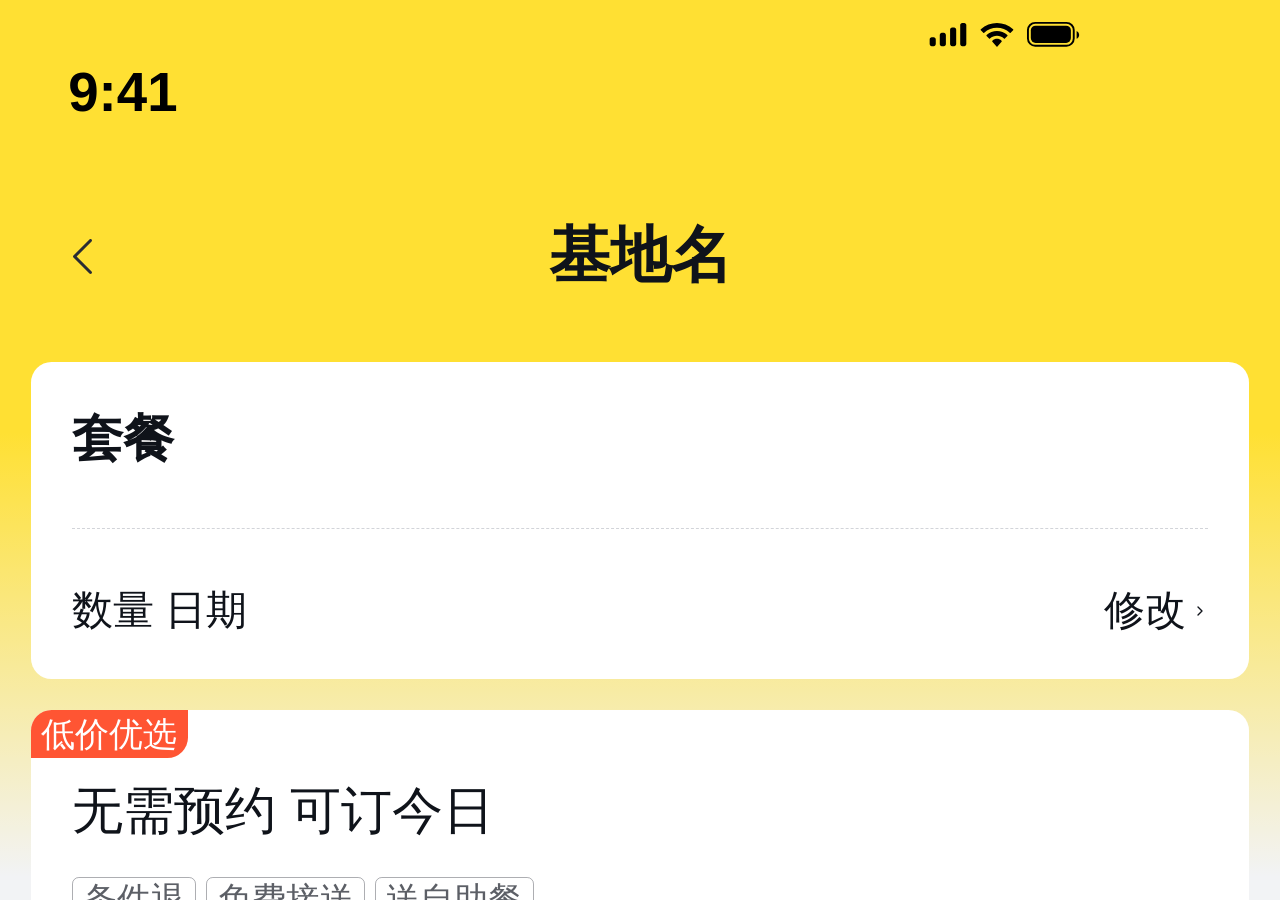
<file: select_item.html>
<!DOCTYPE html>
<html lang="zh-CN">
<head>
    <meta charset="UTF-8">
    <meta name="viewport" content="width=device-width, initial-scale=1.0, maximum-scale=1.0, user-scalable=no">
    <link rel="icon" type="image/svg+xml" href="favicon.svg">
    <title>商家选择</title>
    <link rel="stylesheet" href="source/css/select-item.css">
</head>
<body>
    <div class="page">
        <div class="gradient-bg"></div>
        <div class="frame9">
            <div class="status-bar">
                <span class="status-bar__time">9:41</span>
                <div class="status-bar__levels">
                    <svg width="269" height="104" viewBox="0 0 269 104" fill="none" xmlns="http://www.w3.org/2000/svg"><rect x="155.946" y="44.8478" width="45.8015" height="22.9008" rx="7.25191" stroke="black" stroke-width="1.9084" fill="none"/><path d="M204.611 53.0176V60.7952C206.147 60.1365 207.145 58.6041 207.145 56.9064C207.145 55.2087 206.147 53.6763 204.611 53.0176" fill="black"/><rect x="158.809" y="47.71" width="40.0763" height="17.1756" rx="4.77099" fill="black"/><path fill-rule="evenodd" clip-rule="evenodd" d="M124.974 49.817C129.721 49.8172 134.285 51.5769 137.725 54.7324C137.984 54.976 138.398 54.9729 138.654 54.7255L141.13 52.3143C141.259 52.1888 141.331 52.0188 141.33 51.8419C141.329 51.6651 141.255 51.4959 141.124 51.3719C132.095 43.0232 117.852 43.0232 108.823 51.3719C108.692 51.4958 108.618 51.6649 108.617 51.8418C108.616 52.0187 108.687 52.1887 108.816 52.3143L111.293 54.7255C111.548 54.9733 111.963 54.9764 112.222 54.7324C115.662 51.5767 120.227 49.817 124.974 49.817ZM124.968 57.871C127.558 57.8708 130.056 58.8474 131.976 60.611C132.236 60.8613 132.645 60.8559 132.898 60.5988L135.355 58.081C135.484 57.9489 135.556 57.7698 135.554 57.5836C135.552 57.3975 135.477 57.2198 135.345 57.0905C129.498 51.5736 120.443 51.5736 114.596 57.0905C114.464 57.2198 114.388 57.3975 114.387 57.5838C114.385 57.77 114.457 57.9491 114.587 58.081L117.043 60.5988C117.296 60.8559 117.705 60.8613 117.964 60.611C119.883 58.8486 122.379 57.872 124.968 57.871ZM129.785 63.2022C129.789 63.4032 129.718 63.597 129.59 63.7379L125.436 68.4225C125.314 68.5602 125.148 68.6377 124.975 68.6377C124.802 68.6377 124.636 68.5602 124.514 68.4225L120.359 63.7379C120.231 63.5969 120.16 63.403 120.164 63.202C120.168 63.0009 120.246 62.8106 120.379 62.6758C123.032 60.1684 126.918 60.1684 129.57 62.6758C129.704 62.8107 129.782 63.0011 129.785 63.2022Z" fill="black"/><path fill-rule="evenodd" clip-rule="evenodd" d="M94.3053 47.1035C94.3053 45.8954 93.3939 44.916 92.2697 44.916H90.234C89.1098 44.916 88.1984 45.8954 88.1984 47.1035V66.0614C88.1984 67.2695 89.1098 68.2489 90.234 68.2489H92.2697C93.3939 68.2489 94.3053 67.2695 94.3053 66.0614V47.1035ZM80.118 49.5826H82.1537C83.2779 49.5826 84.1893 50.5854 84.1893 51.8225V66.0089C84.1893 67.246 83.2779 68.2489 82.1537 68.2489H80.118C78.9938 68.2489 78.0824 67.246 78.0824 66.0089V51.8225C78.0824 50.5854 78.9938 49.5826 80.118 49.5826ZM71.8513 54.638H69.8157C68.6914 54.638 67.7801 55.6536 67.7801 56.9065V65.9804C67.7801 67.2332 68.6914 68.2489 69.8157 68.2489H71.8513C72.9755 68.2489 73.8869 67.2332 73.8869 65.9804V56.9065C73.8869 55.6536 72.9755 54.638 71.8513 54.638ZM61.7353 59.3046H59.6997C58.5754 59.3046 57.6641 60.3057 57.6641 61.5407V66.0128C57.6641 67.2478 58.5754 68.2489 59.6997 68.2489H61.7353C62.8596 68.2489 63.7709 67.2478 63.7709 66.0128V61.5407C63.7709 60.3057 62.8596 59.3046 61.7353 59.3046Z" fill="black"/></svg>
                </div>
            </div>
            <div class="header-bar">
                <div class="back-btn">
                    <svg width="48" height="48" viewBox="0 0 48 48" fill="none" xmlns="http://www.w3.org/2000/svg">
                        <path d="M33.5607 39.4393C34.1464 40.0251 34.1464 40.9749 33.5607 41.5607C32.9749 42.1464 32.0251 42.1464 31.4393 41.5607L15.4393 25.5607C14.8536 24.9749 14.8536 24.0251 15.4393 23.4393L31.4393 7.43934C32.0251 6.85355 32.9749 6.85355 33.5607 7.43934C34.1464 8.02513 34.1464 8.97487 33.5607 9.56066L18.6213 24.5L33.5607 39.4393Z" fill="#292C33"/>
                    </svg>
                </div>
                <div class="header-title">基地名</div>
                <div class="header-placeholder"></div>
            </div>
            <div class="frame8">
                <div class="ticket-card">
                    <div class="ticket-title">套餐</div>
                    <div class="divider"></div>
                    <div class="sku-selector">
                        <div class="sku-info">数量 日期</div>
                        <div class="sku-more">
                            <span class="sku-more-text">修改</span>
                            <svg width="16" height="16" viewBox="0 0 24 24" fill="none" xmlns="http://www.w3.org/2000/svg">
                                <path d="M9 18L15 12L9 6" stroke="#0F131A" stroke-width="2" stroke-linecap="round" stroke-linejoin="round"/>
                            </svg>
                        </div>
                    </div>
                </div>
                <div class="merchant-section">
                    <div class="merchant-tag-bar">
                        <div class="tag-low-price">低价优选</div>
                    </div>
                    <div class="merchant-card">
                        <div class="merchant-card-inner">
                            <div class="merchant-content">
                                <div class="merchant-left">
                                    <div class="merchant-title">无需预约 可订今日</div>
                                    <div class="tags-row">
                                        <span class="tag-item">条件退</span>
                                        <span class="tag-item">免费接送</span>
                                        <span class="tag-item">送自助餐</span>
                                    </div>
                                    <div class="shop-info">
                                        <span class="shop-name">广州希程旅游专营店</span>
                                        <svg width="128" height="30" viewBox="0 0 64 15" fill="none" xmlns="http://www.w3.org/2000/svg">
<rect width="63.368" height="15.008" rx="2.144" fill="url(#paint0_linear_1673_52216)"/>
<rect width="63.368" height="15.008" rx="2.144" fill="#FEEBD8"/>
<g clip-path="url(#clip0_1673_52216)">
<path d="M7.25586 1.60791L8.90723 5.896H5.89746L4.28906 1.60791H7.25586ZM12.3291 5.896H9.31934L10.9697 1.60791H13.9375L12.3291 5.896Z" fill="url(#paint1_linear_1673_52216)"/>
<path d="M9.11195 3.21582C6.16773 3.21582 3.75195 5.63158 3.75195 8.57581C3.75195 11.52 6.16773 13.9358 9.11195 13.9358C12.0562 13.9358 14.472 11.52 14.472 8.57581C14.472 5.5561 12.0562 3.21582 9.11195 3.21582Z" fill="#FEEBD8"/>
<path d="M9.11306 3.75195C6.46326 3.75195 4.28906 5.92614 4.28906 8.57594C4.28906 11.2257 6.46326 13.4 9.11306 13.4C11.7629 13.4 13.9371 11.2257 13.9371 8.57594C13.9371 5.8582 11.7629 3.75195 9.11306 3.75195Z" fill="#805540"/>
<path d="M11.2194 7.48796C11.6469 7.1174 11.7599 6.58769 11.7884 6.4001C11.7945 6.35935 11.7614 6.32322 11.7207 6.32475C11.5831 6.33244 11.254 6.39472 10.6759 6.39087C10.1516 6.38703 9.65721 6.37165 9.13289 6.35628C8.66545 6.34244 8.17649 6.3655 7.74365 6.56155C7.04018 6.87984 6.53969 7.55946 6.44897 8.32674C6.43821 8.41438 6.43359 8.50279 6.43359 8.59121C6.43359 9.82053 7.42997 10.8177 8.66007 10.8177C9.89016 10.8177 10.8143 9.89126 10.8819 8.72344C11.53 8.46897 11.7361 7.8593 11.7914 7.6448C11.8022 7.60405 11.7714 7.56408 11.7292 7.56331C11.527 7.55946 11.3448 7.56869 11.2402 7.55716C11.2064 7.55331 11.1933 7.51103 11.2187 7.48873L11.2194 7.48796Z" fill="url(#paint2_linear_1673_52216)"/>
<path d="M11.2194 7.48796C11.6469 7.1174 11.7599 6.58769 11.7884 6.4001C11.7945 6.35935 11.7614 6.32322 11.7207 6.32475C11.5831 6.33244 11.254 6.39472 10.6759 6.39087C10.1516 6.38703 9.65721 6.37165 9.13289 6.35628C8.66545 6.34244 8.17649 6.3655 7.74365 6.56155C7.04018 6.87984 6.53969 7.55946 6.44897 8.32674C6.43821 8.41438 6.43359 8.50279 6.43359 8.59121C6.43359 9.82053 7.42997 10.8177 8.66007 10.8177C9.89016 10.8177 10.8143 9.89126 10.8819 8.72344C11.53 8.46897 11.7361 7.8593 11.7914 7.6448C11.8022 7.60405 11.7714 7.56408 11.7292 7.56331C11.527 7.55946 11.3448 7.56869 11.2402 7.55716C11.2064 7.55331 11.1933 7.51103 11.2187 7.48873L11.2194 7.48796Z" fill="#FEF5EC"/>
</g>
<path d="M19.6715 5.44023C19.1999 5.71895 18.7067 5.97623 18.1922 6.21207L17.6026 5.36519C19.4571 4.55047 20.9579 3.51063 22.1157 2.24567H22.9304C23.9274 3.48919 25.4175 4.51831 27.4114 5.34375L26.8325 6.19063C26.3179 5.97623 25.8248 5.74039 25.3746 5.48311V6.04055H23.0269V7.33767H26.7575V8.28103H23.0269V10.9074H24.0346C24.3669 10.2428 24.6563 9.52455 24.9136 8.76343L25.8355 9.09575C25.5997 9.77111 25.3424 10.3714 25.0637 10.9074H27.1327V11.8722H17.9027V10.9074H20.0039C19.8002 10.2964 19.5429 9.71751 19.2427 9.17079L20.1539 8.83847C20.4541 9.41735 20.7328 10.1034 20.9901 10.9074H22.0192V8.28103H18.2779V7.33767H22.0192V6.04055H19.6715V5.44023ZM24.785 5.12935C23.9059 4.57191 23.1555 3.92871 22.5231 3.19975C21.8155 3.92871 21.033 4.57191 20.1754 5.12935H24.785ZM30.7239 2.33143H31.7101V5.10791H32.2461V6.06199H29.877V6.48007C29.877 6.79095 29.8663 7.09111 29.8555 7.36983H31.828V11.958H30.8418V8.32391H29.8127C29.684 10.0177 29.3839 11.3041 28.9229 12.2045L28.1725 11.5506C28.6442 10.5001 28.88 8.80631 28.8907 6.48007V2.54583H29.877V5.10791H30.7239V2.33143ZM32.6213 3.11399H34.2936C34.433 2.80311 34.5402 2.48151 34.6045 2.14919L35.6122 2.27783C35.5371 2.56727 35.4407 2.84599 35.3227 3.11399H37.6597V7.82007H35.1512C35.1083 7.89511 35.0762 7.95943 35.044 8.02375C34.7546 8.49543 34.3365 8.87063 33.7791 9.16007H35.3871V8.15239H36.3733V9.16007H38.1421V10.1356H36.3733V12.0759H35.3871V10.1356H32.1925V9.16007H33.2752L32.9429 8.64551C33.4467 8.40967 33.8327 8.14167 34.0899 7.82007H32.6213V3.11399ZM36.7378 6.94103V5.87975H35.5907C35.5586 6.26567 35.505 6.61943 35.4407 6.94103H36.7378ZM34.508 6.94103C34.5938 6.61943 34.6474 6.26567 34.6688 5.87975H33.5325V6.94103H34.508ZM33.5325 5.03287H34.6903V4.00375H33.5325V5.03287ZM35.6122 4.00375V5.03287H36.7378V4.00375H35.6122ZM41.8512 8.10951C41.6475 8.24887 41.4439 8.38823 41.2295 8.51687L40.597 7.70215V12.033H39.6215V5.07575H41.8512C41.7011 4.68983 41.5403 4.31463 41.3474 3.97159H39.1712V2.99607H43.3842C43.2877 2.73879 43.1805 2.49223 43.0733 2.27783L44.1989 2.10631C44.3061 2.37431 44.4026 2.67447 44.5098 2.99607H48.7335V3.97159H46.4823C46.3107 4.37895 46.1392 4.74343 45.957 5.07575H48.2618V10.8217C48.2618 11.6364 47.908 12.0545 47.2112 12.0545H46.1178L45.8605 11.1325L46.8896 11.1647C47.1469 11.1647 47.2863 10.9717 47.2863 10.6073V5.97623H40.597V7.65927C41.4546 7.18759 42.1621 6.63015 42.741 5.99767L43.4592 6.63015C43.0197 7.14471 42.5159 7.61639 41.9477 8.03447H46.0427V10.8645H41.8512V8.10951ZM45.0565 9.96407V8.94567H42.8375V9.96407H45.0565ZM45.0887 5.98695C45.9463 6.57655 46.6752 7.16615 47.2648 7.74503L46.5037 8.49543C46.0106 7.91655 45.3031 7.30551 44.4026 6.64087L45.0887 5.98695ZM42.8911 5.07575H44.8421C45.0351 4.71127 45.2066 4.34679 45.3674 3.97159H42.4623C42.6123 4.30391 42.7624 4.66839 42.8911 5.07575ZM56.3125 8.01303C56.1517 8.05591 55.9909 8.08807 55.8408 8.13095C56.0016 8.62407 56.0874 9.16007 56.0981 9.73895C56.0981 10.5965 55.9695 11.1969 55.7336 11.5185C55.4549 11.9044 54.8331 12.0973 53.8576 12.0973H53.5146L53.1715 11.1969H53.7183C54.3186 11.1969 54.6938 11.1111 54.8439 10.9503C55.0154 10.7359 55.1119 10.3393 55.1119 9.73895C55.1119 9.63175 55.1011 9.52455 55.1011 9.42807C53.9434 10.2964 52.4211 11.0146 50.5559 11.5935L50.0413 10.7252C52.1317 10.1356 53.7611 9.37447 54.9296 8.45255C54.8653 8.23815 54.7795 8.02375 54.6938 7.83079C53.6861 8.58119 52.3461 9.19223 50.6845 9.67463L50.1807 8.79559C51.928 8.34535 53.2895 7.77719 54.265 7.08039C54.1578 6.94103 54.0613 6.81239 53.9541 6.68375C53.9112 6.70519 53.8791 6.71591 53.8469 6.73735C53.1501 7.06967 52.1639 7.42343 50.8989 7.79863L50.3843 6.95175C51.3706 6.74807 52.2925 6.46935 53.1501 6.11559C53.4074 6.00839 53.6539 5.90119 53.8898 5.78327H51.4885V4.83991H57.8562V5.78327H55.4763C55.2191 5.95479 54.9725 6.11559 54.7367 6.26567C55.0475 6.60871 55.3048 6.97319 55.5192 7.35911C56.4626 7.08039 57.3631 6.67303 58.2207 6.12631L58.9067 6.81239C58.3493 7.16615 57.7597 7.46631 57.1272 7.72359C57.6203 8.97783 58.4243 9.98551 59.5178 10.7573L58.7888 11.6042C57.6525 10.6501 56.8271 9.44951 56.3125 8.01303ZM54.9189 2.13847C55.0368 2.41719 55.144 2.72807 55.2512 3.07111H59.2712V5.06503H58.2528V4.01447H51.0919V5.06503H50.0735V3.07111H54.2221C54.1149 2.79239 53.997 2.54583 53.8791 2.32071L54.9189 2.13847Z" fill="#805540"/>
<defs>
<linearGradient id="paint0_linear_1673_52216" x1="63.2267" y1="7.50391" x2="6.04531e-06" y2="7.5387" gradientUnits="userSpaceOnUse">
<stop stop-color="#FEEBD8"/>
<stop offset="0.227931" stop-color="#FFF6ED"/>
<stop offset="0.307939" stop-color="#FEF5EC"/>
<stop offset="0.467545" stop-color="#FEEBD8"/>
<stop offset="0.636255" stop-color="#FEEBD8"/>
<stop offset="0.770156" stop-color="#FEF5EC"/>
<stop offset="0.892338" stop-color="#FEEAD6"/>
</linearGradient>
<linearGradient id="paint1_linear_1673_52216" x1="9.11328" y1="5.896" x2="9.11328" y2="1.60791" gradientUnits="userSpaceOnUse">
<stop stop-color="#664433"/>
<stop offset="1" stop-color="#9A705B"/>
</linearGradient>
<linearGradient id="paint2_linear_1673_52216" x1="9.11072" y1="10.8057" x2="9.11002" y2="6.33666" gradientUnits="userSpaceOnUse">
<stop stop-color="#F0D3A8"/>
<stop offset="0.386463" stop-color="#FEEBD8"/>
<stop offset="0.565965" stop-color="white"/>
<stop offset="0.870619" stop-color="#FEEAD6"/>
</linearGradient>
<clipPath id="clip0_1673_52216">
<rect width="11.792" height="11.792" fill="white" transform="translate(3.2168 1.60791)"/>
</clipPath>
</defs>
                                        </svg>
                                    </div>
                                    <div class="sales-info">
                                        <span class="sales-text">已售8000+</span>
                                        <div class="sales-more">
                                            <span>须知</span>
                                            <svg width="16" height="16" viewBox="0 0 24 24" fill="none" xmlns="http://www.w3.org/2000/svg">
                                                <path d="M9 18L15 12L9 6" stroke="#5C5F66" stroke-width="2" stroke-linecap="round" stroke-linejoin="round"/>
                                            </svg>
                                        </div>
                                    </div>
                                </div>
                                <div class="merchant-right">
                                    <div class="price-area">
                                        <div class="price-row">
                                            <span class="price-qi">¥650</span>
                                            <span class="price-symbol">¥</span>
                                            <span class="price-num">490</span>
                                            <span class="price-symbol">起</span>
                                        </div>
                                        <div class="discount-bar">
                                            <span class="discount-more">2人减¥30</span>
                                            <div class="discount-divider"></div>
                                            <span class="discount-more">优惠¥30</span>
                                            <div class="discount-arrow"><svg width="7" height="13" viewBox="0 0 7 13" fill="none" xmlns="http://www.w3.org/2000/svg"><path d="M0.328986 0.260067C0.739705 -0.11144 1.37534 -0.0813234 1.74873 0.327334L6.71249 5.76007C7.09584 6.17963 7.09584 6.82038 6.71249 7.23995L1.74873 12.6727C1.37534 13.0813 0.739705 13.1115 0.328986 12.7399C-0.0817336 12.3684 -0.112002 11.736 0.261379 11.3273L4.67146 6.50001L0.261379 1.67268C-0.0832806 1.29546 -0.0840019 0.727549 0.240968 0.350211L0.328986 0.260067Z" fill="#FF8066"/></svg></div>
                                        </div>
                                    </div>
                                    <div class="book-btn">订</div>
                                </div>
                            </div>
                        </div>
                    </div>
                </div>
                <div class="merchant-section">
                    <div class="merchant-tag-bar">
                        <div class="tag-hot-price">热销推荐</div>
                    </div>
                    <div class="merchant-card">
                        <div class="merchant-card-inner">
                            <div class="merchant-content">
                                <div class="merchant-left">
                                    <div class="merchant-title">无需预约 可订明日</div>
                                    <div class="tags-row">
                                        <svg width="125" height="28" viewBox="0 0 125 28" fill="none" xmlns="http://www.w3.org/2000/svg">
                                            <rect x="0.5" y="0.5" width="124" height="27" rx="3.5" stroke="#6666FF" stroke-opacity="0.5"/>
                                            <path d="M7.66 5.46H12.68V6.54C12.32 8.22 11.88 9.98 11.36 11.82C12.22 13.52 12.68 15 12.74 16.24C12.74 17.08 12.58 17.68 12.26 18.02C11.8 18.48 11.02 18.72 9.9 18.74L9.48 17.4C9.9 17.44 10.26 17.46 10.54 17.46C10.84 17.42 11.06 17.32 11.22 17.16C11.34 16.98 11.42 16.68 11.42 16.24C11.42 15 10.96 13.58 10.06 12.02C10.62 10.08 11.06 8.32 11.36 6.74H9V22.86H7.66V5.46ZM14.16 5.82C14.96 7.02 15.56 8.08 15.98 8.96L14.92 9.72C14.46 8.72 13.86 7.64 13.1 6.48L14.16 5.82ZM21.26 21.34C22.62 21.34 23.92 21.32 25.14 21.3L24.78 22.66H21.16C20.6 22.66 20.02 22.64 19.46 22.62C18.6 22.6 17.84 22.48 17.2 22.26C16.56 22 16.02 21.58 15.58 21.02C15.34 20.72 15.12 20.58 14.94 20.58C14.54 20.58 13.78 21.36 12.66 22.96L11.8 21.88C12.8 20.52 13.64 19.66 14.34 19.34V12.66H12.64V11.38H15.68V19.54C15.72 19.6 15.78 19.66 15.82 19.7C16.18 20.2 16.66 20.6 17.26 20.9C17.78 21.12 18.42 21.26 19.16 21.3C19.86 21.32 20.56 21.34 21.26 21.34ZM16.46 6.58H19.24C19.36 5.94 19.48 5.32 19.58 4.68L20.98 4.86C20.86 5.46 20.74 6.02 20.62 6.58H25.04V7.9H20.26C20.06 8.62 19.82 9.28 19.58 9.9H24.26V18.72C24.26 19.6 23.78 20.06 22.86 20.1H21.4L21.08 18.86C21.56 18.9 22 18.94 22.44 18.94C22.78 18.94 22.96 18.72 22.96 18.3V16.78H19.4V20.16H18.16V12.6C17.7 13.26 17.22 13.84 16.7 14.32L15.96 13.36C17.28 11.94 18.26 10.12 18.9 7.9H16.46V6.58ZM19.4 13.98V15.62H22.96V13.98H19.4ZM22.96 12.82V11.04H19.4V12.82H22.96ZM33.4 6.16V20.9H32V19.56H29.04V21.38H27.64V6.16H33.4ZM29.04 18.22H32V13.4H29.04V18.22ZM29.04 12.06H32V7.48H29.04V12.06ZM36.28 12.12C37.52 14 38.48 15.64 39.14 17.04L37.94 17.88C37.24 16.38 36.3 14.7 35.1 12.86L36.28 12.12ZM40.84 22.8H37.34L37.04 21.4C38.2 21.44 39.3 21.48 40.36 21.48C40.94 21.48 41.24 21.16 41.24 20.54V9.72H34.32V8.34H41.24V4.82H42.7V8.34H45.16V9.72H42.7V20.9C42.7 22.16 42.08 22.8 40.84 22.8Z" fill="#6666FF"/>
                                            <path d="M52 0H121C122.657 0 124 1.34315 124 3V25C124 26.6569 122.657 28 121 28H52V0Z" fill="#6666FF" fill-opacity="0.1"/>
                                            <path d="M52.5 2V26" stroke="#6666FF" stroke-opacity="0.5" stroke-linejoin="round" stroke-dasharray="3 2"/>
                                            <path d="M68.48 4.72H69.52C72.04 7.36 74.94 9.42 78.22 10.94L77.5 12.22C74.18 10.62 71.36 8.56 69 6.02C66.82 8.44 63.96 10.54 60.42 12.32L59.72 11.06C63.24 9.36 66.16 7.24 68.48 4.72ZM63.42 11.04H74.58V12.42H69.74V15.9H75.52V17.28H69.74V20.98H77.34V22.4H60.68V20.98H68.26V17.28H62.46V15.9H68.26V12.42H63.42V11.04ZM82.12 12.7C81.66 13.16 81.18 13.6 80.66 14L79.9 12.98C81.54 11.74 82.66 10.24 83.24 8.46L84.54 8.64C84.38 9.1 84.22 9.54 84.04 9.94H87.78V10.92C87.26 11.96 86.66 12.86 86 13.62C87.26 14.38 88.38 15.12 89.38 15.86L88.48 16.76C87.56 16 86.46 15.24 85.18 14.46C83.82 15.7 82.18 16.56 80.3 17.06L79.76 15.98C81.46 15.58 82.9 14.86 84.1 13.82C83.46 13.44 82.8 13.06 82.12 12.7ZM84.94 13C85.48 12.4 85.96 11.76 86.36 11.06H83.42C83.24 11.34 83.06 11.6 82.86 11.86C83.6 12.24 84.3 12.62 84.94 13ZM88.74 6.58V9.88H87.48V7.82H81.6V9.9H80.34V6.58H84C83.72 5.94 83.42 5.34 83.1 4.8L84.54 4.56C84.82 5.16 85.1 5.82 85.38 6.58H88.74ZM87.76 16.8V22.88H86.48V21.84H82.88V22.88H81.58V16.8H87.76ZM82.88 20.62H86.48V18H82.88V20.62ZM89.42 5.5H98.2V6.82H94.52C94.42 7.62 94.28 8.36 94.12 9.08H97.48V18.46H96.2V10.28H91.2V18.48H89.92V9.08H92.78C92.94 8.36 93.06 7.6 93.14 6.82H89.42V5.5ZM94.92 18.78C96.28 19.88 97.4 20.98 98.32 22.08L97.38 23C96.58 21.94 95.46 20.82 94.06 19.62L94.92 18.78ZM93.02 11.46H94.28V15.1C94.24 17.24 93.84 18.96 93.1 20.24C92.36 21.44 91.16 22.36 89.5 23.02L88.76 21.88C90.34 21.24 91.44 20.4 92.08 19.36C92.66 18.26 92.98 16.84 93.02 15.1V11.46ZM101.52 4.98C102.88 6.04 104.02 7.08 104.94 8.12L103.9 9.16C103.1 8.16 101.98 7.08 100.54 5.92L101.52 4.98ZM112.88 22.64C111.82 22.64 110.66 22.62 109.42 22.6C108.16 22.58 107.14 22.46 106.36 22.24C105.6 22 104.9 21.5 104.3 20.78C104.04 20.44 103.8 20.28 103.56 20.28C103.08 20.28 102.28 21.2 101.18 23.04L100.1 22.06C101.16 20.38 102.1 19.36 102.92 19V12.92H100.08V11.6H104.26V19.1C104.42 19.22 104.56 19.36 104.72 19.54C105.2 20.12 105.7 20.54 106.22 20.8C106.82 21.08 107.7 21.24 108.84 21.28C109.88 21.3 111.16 21.32 112.68 21.32C113.68 21.32 114.7 21.3 115.74 21.28C116.78 21.26 117.58 21.24 118.14 21.2L117.78 22.64H112.88ZM110.92 13.66C112.02 14.3 113.04 14.94 114 15.62C114.76 14.96 115.4 14.28 115.96 13.6L117 14.4C116.36 15.16 115.72 15.82 115.06 16.4C116.02 17.16 116.92 17.94 117.76 18.74L116.88 19.8C115.12 17.96 112.86 16.24 110.1 14.64L110.92 13.66ZM108.32 9.76V11.54H115V9.76H108.32ZM115 8.56V6.78H108.32V8.56H115ZM108.32 12.84V18.24C109.64 18 110.96 17.7 112.26 17.32L112.58 18.62C111.02 19.04 109.06 19.46 106.68 19.86L106.38 18.64C106.74 18.5 106.92 18.3 106.92 18.04V5.48H116.42V12.84H108.32Z" fill="#6666FF"/>
                                            </svg>
                                        <span class="tag-item">送自助餐</span>
                                    </div>
                                    <div class="shop-info">
                                        <span class="shop-name">海南南旅旅行社专营店</span>
                                        <svg width="128" height="30" viewBox="0 0 64 15" fill="none" xmlns="http://www.w3.org/2000/svg">
                                            <rect width="63.368" height="15.008" rx="2.144" fill="url(#paint0_linear_1673_52216)"/>
                                            <rect width="63.368" height="15.008" rx="2.144" fill="#FEEBD8"/>
                                            <g clip-path="url(#clip0_1673_52216)">
                                            <path d="M7.25586 1.60791L8.90723 5.896H5.89746L4.28906 1.60791H7.25586ZM12.3291 5.896H9.31934L10.9697 1.60791H13.9375L12.3291 5.896Z" fill="url(#paint1_linear_1673_52216)"/>
                                            <path d="M9.11195 3.21582C6.16773 3.21582 3.75195 5.63158 3.75195 8.57581C3.75195 11.52 6.16773 13.9358 9.11195 13.9358C12.0562 13.9358 14.472 11.52 14.472 8.57581C14.472 5.5561 12.0562 3.21582 9.11195 3.21582Z" fill="#FEEBD8"/>
                                            <path d="M9.11306 3.75195C6.46326 3.75195 4.28906 5.92614 4.28906 8.57594C4.28906 11.2257 6.46326 13.4 9.11306 13.4C11.7629 13.4 13.9371 11.2257 13.9371 8.57594C13.9371 5.8582 11.7629 3.75195 9.11306 3.75195Z" fill="#805540"/>
                                            <path d="M11.2194 7.48796C11.6469 7.1174 11.7599 6.58769 11.7884 6.4001C11.7945 6.35935 11.7614 6.32322 11.7207 6.32475C11.5831 6.33244 11.254 6.39472 10.6759 6.39087C10.1516 6.38703 9.65721 6.37165 9.13289 6.35628C8.66545 6.34244 8.17649 6.3655 7.74365 6.56155C7.04018 6.87984 6.53969 7.55946 6.44897 8.32674C6.43821 8.41438 6.43359 8.50279 6.43359 8.59121C6.43359 9.82053 7.42997 10.8177 8.66007 10.8177C9.89016 10.8177 10.8143 9.89126 10.8819 8.72344C11.53 8.46897 11.7361 7.8593 11.7914 7.6448C11.8022 7.60405 11.7714 7.56408 11.7292 7.56331C11.527 7.55946 11.3448 7.56869 11.2402 7.55716C11.2064 7.55331 11.1933 7.51103 11.2187 7.48873L11.2194 7.48796Z" fill="url(#paint2_linear_1673_52216)"/>
                                            <path d="M11.2194 7.48796C11.6469 7.1174 11.7599 6.58769 11.7884 6.4001C11.7945 6.35935 11.7614 6.32322 11.7207 6.32475C11.5831 6.33244 11.254 6.39472 10.6759 6.39087C10.1516 6.38703 9.65721 6.37165 9.13289 6.35628C8.66545 6.34244 8.17649 6.3655 7.74365 6.56155C7.04018 6.87984 6.53969 7.55946 6.44897 8.32674C6.43821 8.41438 6.43359 8.50279 6.43359 8.59121C6.43359 9.82053 7.42997 10.8177 8.66007 10.8177C9.89016 10.8177 10.8143 9.89126 10.8819 8.72344C11.53 8.46897 11.7361 7.8593 11.7914 7.6448C11.8022 7.60405 11.7714 7.56408 11.7292 7.56331C11.527 7.55946 11.3448 7.56869 11.2402 7.55716C11.2064 7.55331 11.1933 7.51103 11.2187 7.48873L11.2194 7.48796Z" fill="#FEF5EC"/>
                                            </g>
                                            <path d="M19.6715 5.44023C19.1999 5.71895 18.7067 5.97623 18.1922 6.21207L17.6026 5.36519C19.4571 4.55047 20.9579 3.51063 22.1157 2.24567H22.9304C23.9274 3.48919 25.4175 4.51831 27.4114 5.34375L26.8325 6.19063C26.3179 5.97623 25.8248 5.74039 25.3746 5.48311V6.04055H23.0269V7.33767H26.7575V8.28103H23.0269V10.9074H24.0346C24.3669 10.2428 24.6563 9.52455 24.9136 8.76343L25.8355 9.09575C25.5997 9.77111 25.3424 10.3714 25.0637 10.9074H27.1327V11.8722H17.9027V10.9074H20.0039C19.8002 10.2964 19.5429 9.71751 19.2427 9.17079L20.1539 8.83847C20.4541 9.41735 20.7328 10.1034 20.9901 10.9074H22.0192V8.28103H18.2779V7.33767H22.0192V6.04055H19.6715V5.44023ZM24.785 5.12935C23.9059 4.57191 23.1555 3.92871 22.5231 3.19975C21.8155 3.92871 21.033 4.57191 20.1754 5.12935H24.785ZM30.7239 2.33143H31.7101V5.10791H32.2461V6.06199H29.877V6.48007C29.877 6.79095 29.8663 7.09111 29.8555 7.36983H31.828V11.958H30.8418V8.32391H29.8127C29.684 10.0177 29.3839 11.3041 28.9229 12.2045L28.1725 11.5506C28.6442 10.5001 28.88 8.80631 28.8907 6.48007V2.54583H29.877V5.10791H30.7239V2.33143ZM32.6213 3.11399H34.2936C34.433 2.80311 34.5402 2.48151 34.6045 2.14919L35.6122 2.27783C35.5371 2.56727 35.4407 2.84599 35.3227 3.11399H37.6597V7.82007H35.1512C35.1083 7.89511 35.0762 7.95943 35.044 8.02375C34.7546 8.49543 34.3365 8.87063 33.7791 9.16007H35.3871V8.15239H36.3733V9.16007H38.1421V10.1356H36.3733V12.0759H35.3871V10.1356H32.1925V9.16007H33.2752L32.9429 8.64551C33.4467 8.40967 33.8327 8.14167 34.0899 7.82007H32.6213V3.11399ZM36.7378 6.94103V5.87975H35.5907C35.5586 6.26567 35.505 6.61943 35.4407 6.94103H36.7378ZM34.508 6.94103C34.5938 6.61943 34.6474 6.26567 34.6688 5.87975H33.5325V6.94103H34.508ZM33.5325 5.03287H34.6903V4.00375H33.5325V5.03287ZM35.6122 4.00375V5.03287H36.7378V4.00375H35.6122ZM41.8512 8.10951C41.6475 8.24887 41.4439 8.38823 41.2295 8.51687L40.597 7.70215V12.033H39.6215V5.07575H41.8512C41.7011 4.68983 41.5403 4.31463 41.3474 3.97159H39.1712V2.99607H43.3842C43.2877 2.73879 43.1805 2.49223 43.0733 2.27783L44.1989 2.10631C44.3061 2.37431 44.4026 2.67447 44.5098 2.99607H48.7335V3.97159H46.4823C46.3107 4.37895 46.1392 4.74343 45.957 5.07575H48.2618V10.8217C48.2618 11.6364 47.908 12.0545 47.2112 12.0545H46.1178L45.8605 11.1325L46.8896 11.1647C47.1469 11.1647 47.2863 10.9717 47.2863 10.6073V5.97623H40.597V7.65927C41.4546 7.18759 42.1621 6.63015 42.741 5.99767L43.4592 6.63015C43.0197 7.14471 42.5159 7.61639 41.9477 8.03447H46.0427V10.8645H41.8512V8.10951ZM45.0565 9.96407V8.94567H42.8375V9.96407H45.0565ZM45.0887 5.98695C45.9463 6.57655 46.6752 7.16615 47.2648 7.74503L46.5037 8.49543C46.0106 7.91655 45.3031 7.30551 44.4026 6.64087L45.0887 5.98695ZM42.8911 5.07575H44.8421C45.0351 4.71127 45.2066 4.34679 45.3674 3.97159H42.4623C42.6123 4.30391 42.7624 4.66839 42.8911 5.07575ZM56.3125 8.01303C56.1517 8.05591 55.9909 8.08807 55.8408 8.13095C56.0016 8.62407 56.0874 9.16007 56.0981 9.73895C56.0981 10.5965 55.9695 11.1969 55.7336 11.5185C55.4549 11.9044 54.8331 12.0973 53.8576 12.0973H53.5146L53.1715 11.1969H53.7183C54.3186 11.1969 54.6938 11.1111 54.8439 10.9503C55.0154 10.7359 55.1119 10.3393 55.1119 9.73895C55.1119 9.63175 55.1011 9.52455 55.1011 9.42807C53.9434 10.2964 52.4211 11.0146 50.5559 11.5935L50.0413 10.7252C52.1317 10.1356 53.7611 9.37447 54.9296 8.45255C54.8653 8.23815 54.7795 8.02375 54.6938 7.83079C53.6861 8.58119 52.3461 9.19223 50.6845 9.67463L50.1807 8.79559C51.928 8.34535 53.2895 7.77719 54.265 7.08039C54.1578 6.94103 54.0613 6.81239 53.9541 6.68375C53.9112 6.70519 53.8791 6.71591 53.8469 6.73735C53.1501 7.06967 52.1639 7.42343 50.8989 7.79863L50.3843 6.95175C51.3706 6.74807 52.2925 6.46935 53.1501 6.11559C53.4074 6.00839 53.6539 5.90119 53.8898 5.78327H51.4885V4.83991H57.8562V5.78327H55.4763C55.2191 5.95479 54.9725 6.11559 54.7367 6.26567C55.0475 6.60871 55.3048 6.97319 55.5192 7.35911C56.4626 7.08039 57.3631 6.67303 58.2207 6.12631L58.9067 6.81239C58.3493 7.16615 57.7597 7.46631 57.1272 7.72359C57.6203 8.97783 58.4243 9.98551 59.5178 10.7573L58.7888 11.6042C57.6525 10.6501 56.8271 9.44951 56.3125 8.01303ZM54.9189 2.13847C55.0368 2.41719 55.144 2.72807 55.2512 3.07111H59.2712V5.06503H58.2528V4.01447H51.0919V5.06503H50.0735V3.07111H54.2221C54.1149 2.79239 53.997 2.54583 53.8791 2.32071L54.9189 2.13847Z" fill="#805540"/>
                                            <defs>
                                            <linearGradient id="paint0_linear_1673_52216" x1="63.2267" y1="7.50391" x2="6.04531e-06" y2="7.5387" gradientUnits="userSpaceOnUse">
                                            <stop stop-color="#FEEBD8"/>
                                            <stop offset="0.227931" stop-color="#FFF6ED"/>
                                            <stop offset="0.307939" stop-color="#FEF5EC"/>
                                            <stop offset="0.467545" stop-color="#FEEBD8"/>
                                            <stop offset="0.636255" stop-color="#FEEBD8"/>
                                            <stop offset="0.770156" stop-color="#FEF5EC"/>
                                            <stop offset="0.892338" stop-color="#FEEAD6"/>
                                            </linearGradient>
                                            <linearGradient id="paint1_linear_1673_52216" x1="9.11328" y1="5.896" x2="9.11328" y2="1.60791" gradientUnits="userSpaceOnUse">
                                            <stop stop-color="#664433"/>
                                            <stop offset="1" stop-color="#9A705B"/>
                                            </linearGradient>
                                            <linearGradient id="paint2_linear_1673_52216" x1="9.11072" y1="10.8057" x2="9.11002" y2="6.33666" gradientUnits="userSpaceOnUse">
                                            <stop stop-color="#F0D3A8"/>
                                            <stop offset="0.386463" stop-color="#FEEBD8"/>
                                            <stop offset="0.565965" stop-color="white"/>
                                            <stop offset="0.870619" stop-color="#FEEAD6"/>
                                            </linearGradient>
                                            <clipPath id="clip0_1673_52216">
                                            <rect width="11.792" height="11.792" fill="white" transform="translate(3.2168 1.60791)"/>
                                            </clipPath>
                                            </defs>
                                        </svg>
                                    </div>
                                    <div class="sales-info">
                                        <span class="sales-text">已售2万+</span>
                                        <div class="sales-more">
                                            <span>须知</span>
                                            <svg width="16" height="16" viewBox="0 0 24 24" fill="none" xmlns="http://www.w3.org/2000/svg">
                                                <path d="M9 18L15 12L9 6" stroke="#5C5F66" stroke-width="2" stroke-linecap="round" stroke-linejoin="round"/>
                                            </svg>
                                        </div>
                                    </div>
                                </div>
                                <div class="merchant-right">
                                    <div class="price-area">
                                        <div class="price-row">
                                            <span class="price-qi">¥650</span>
                                            <span class="price-symbol">¥</span>
                                            <span class="price-num">520</span>
                                            <span class="price-symbol">起</span>
                                        </div>
                                        <div class="discount-bar">
                                             <span class="discount-more">2人减¥60</span>
                                            <div class="discount-divider"></div>
                                            <span class="discount-more">优惠¥60</span>
                                            <div class="discount-arrow"><svg width="7" height="13" viewBox="0 0 7 13" fill="none" xmlns="http://www.w3.org/2000/svg"><path d="M0.328986 0.260067C0.739705 -0.11144 1.37534 -0.0813234 1.74873 0.327334L6.71249 5.76007C7.09584 6.17963 7.09584 6.82038 6.71249 7.23995L1.74873 12.6727C1.37534 13.0813 0.739705 13.1115 0.328986 12.7399C-0.0817336 12.3684 -0.112002 11.736 0.261379 11.3273L4.67146 6.50001L0.261379 1.67268C-0.0832806 1.29546 -0.0840019 0.727549 0.240968 0.350211L0.328986 0.260067Z" fill="#FF8066"/></svg></div>
                                        </div>
                                    </div>
                                    <div class="book-btn">订</div>
                                </div>
                            </div>
                        </div>
                    </div>
                </div>
                <div class="merchant-section">
                    <div class="merchant-tag-bar">
                    </div>
                    <div class="merchant-card">
                        <div class="merchant-card-inner">
                            <div class="merchant-content">
                                <div class="merchant-left">
                                    <div class="merchant-title">提前预约 提前2日可订</div>
                                    <div class="tags-row">
                                        <span class="tag-item">不可退</span>
                                        <span class="tag-item">免费接送</span>
                                    </div>
                                    <div class="shop-info">
                                        <span class="shop-name">广州希程旅游专营店</span>
                                    </div>
                                    <div class="sales-info">
                                        <span class="sales-text">已售8000+</span>
                                        <div class="sales-more">
                                            <span>须知</span>
                                            <svg width="16" height="16" viewBox="0 0 24 24" fill="none" xmlns="http://www.w3.org/2000/svg">
                                                <path d="M9 18L15 12L9 6" stroke="#5C5F66" stroke-width="2" stroke-linecap="round" stroke-linejoin="round"/>
                                            </svg>
                                        </div>
                                    </div>
                                </div>
                                <div class="merchant-right">
                                    <div class="price-area">
                                        <div class="price-row">
                                            <span class="price-qi">¥650</span>
                                            <span class="price-symbol">¥</span>
                                            <span class="price-num">525</span>
                                            <span class="price-symbol">起</span>
                                        </div>
                                    </div>
                                    <div class="book-btn">订</div>
                                </div>
                            </div>
                        </div>
                    </div>
                </div>
                <div class="merchant-section">
                    <div class="merchant-tag-bar">
                    </div>
                    <div class="merchant-card">
                        <div class="merchant-card-inner">
                            <div class="merchant-content">
                                <div class="merchant-left">
                                    <div class="merchant-title">提前预约 提前2日可订</div>
                                    <div class="tags-row">
                                        <span class="tag-item">不可退</span>
                                    </div>
                                    <div class="shop-info">
                                        <span class="shop-name">广州希程旅游专营店</span>
                                    </div>
                                    <div class="sales-info">
                                        <span class="sales-text">已售8000+</span>
                                        <div class="sales-more">
                                            <span>须知</span>
                                            <svg width="16" height="16" viewBox="0 0 24 24" fill="none" xmlns="http://www.w3.org/2000/svg">
                                                <path d="M9 18L15 12L9 6" stroke="#5C5F66" stroke-width="2" stroke-linecap="round" stroke-linejoin="round"/>
                                            </svg>
                                        </div>
                                    </div>
                                </div>
                                <div class="merchant-right">
                                    <div class="price-area">
                                        <div class="price-row">
                                            <span class="price-qi">¥650</span>
                                            <span class="price-symbol">¥</span>
                                            <span class="price-num">560</span>
                                            <span class="price-symbol">起</span>
                                        </div>
                                    </div>
                                    <div class="book-btn">订</div>
                                </div>
                            </div>
                        </div>
                    </div>
                </div>
            </div>
        </div>
    </div>
    <script src="source/js/select-item.js"></script>
</body>
</html>
</file>
<file: source/css/select-item.css>
* {
            margin: 0;
            padding: 0;
            box-sizing: border-box;
        }
        html, body {
            width: 100vw;
            height: auto;
            overflow-x: hidden;
            font-family: -apple-system, BlinkMacSystemFont, 'PingFang SC', 'Helvetica Neue', sans-serif;
            background: #F2F3F5;
            color: #0F131A;
        }
        .page {
            position: relative;
            width: 100vw;
            height: auto;
            min-height: 100vh;
            overflow-x: hidden;
        }
        .gradient-bg {
            position: absolute;
            top: 0;
            left: 0;
            width: 100vw;
            height: 68.533vw;
            background: linear-gradient(180deg, #FFE033 0%, #FFE033 49.31%, rgba(255, 224, 51, 0.0001) 100%);
            z-index: 0;
        }
        .frame9 {
            position: absolute;
            top: 0;
            left: 0;
            width: 100vw;
            height: auto;
            min-height: 100vh;
            display: flex;
            flex-direction: column;
            align-items: center;
            gap: 2.4vw;
            z-index: 1;
        }
        .status-bar {
            width: 100%;
            height: 11.733vw;
            box-sizing: border-box;
            padding: 2.667vw 5.333vw 0;
            display: flex;
            justify-content: space-between;
            align-items: center;
            flex-shrink: 0;
        }
        .status-bar__time {
            font-family: 'SF Pro', sans-serif;
            font-weight: 590;
            font-size: 4.267vw;
            color: #000;
        }
        .status-bar__levels {
            width: 35.867vw;
            height: 13.867vw;
            margin-top: -4vw;
            margin-right: -9.333vw;
        }
        .header-bar {
            width: 100vw;
            height: 11.733vw;
            display: flex;
            align-items: center;
            justify-content: space-between;
            padding: 0 3.2vw;
            flex-shrink: 0;
        }
        .back-btn {
            width: 6.4vw;
            height: 6.4vw;
            display: flex;
            align-items: center;
            justify-content: center;
            flex-shrink: 0;
        }
        .header-title {
            font-size: 4.8vw;
            font-weight: 600;
            color: #0F131A;
            text-align: center;
            flex: 1;
        }
        .header-placeholder {
            width: 6.4vw;
            height: 6.4vw;
            flex-shrink: 0;
        }
        .frame8 {
            width: 95.2vw;
            display: flex;
            flex-direction: column;
            gap: 2.4vw;
        }
        .ticket-card {
            width: 95.2vw;
            height: 24.8vw;
            background: #FFFFFF;
            border-radius: 1.6vw;
            padding: 3.2vw;
            display: flex;
            flex-direction: column;
            justify-content: space-between;
        }
        .ticket-title {
            font-size: 4vw;
            font-weight: 600;
            color: #0F131A;
            line-height: 1.4;
        }
        
        .divider {
            width: 100%;
            height: 1px;
            border-top: 1px dashed #D2D4D9;
        }
        .sku-selector {
            display: flex;
            align-items: center;
            justify-content: space-between;
        }
        .sku-info {
            font-size: 3.2vw;
            font-weight: 400;
            color: #0F131A;
        }
        .sku-more {
            display: flex;
            align-items: center;
            gap: 0.533vw;
        }
        .sku-more-text {
            font-size: 3.2vw;
            color: #0F131A;
        }
        .merchant-section {
            display: flex;
            flex-direction: column;
            align-items: center;
            padding: 0;
            width: 95.2vw;
            height: 32.267vw;
        }
        .merchant-tag-bar {
            display: flex;
            flex-direction: column;
            align-items: flex-start;
            padding: 0;
            gap: 1.333vw;
            width: 95.2vw;
            min-height: 1.6vw;
            height: auto;
            background: #FFFFFF;
            border-radius: 1.6vw 1.6vw 0 0;
        }
        .tag-low-price {
            display: flex;
            flex-direction: row;
            align-items: center;
            padding: 0.533vw 0.8vw;
            gap: 0.8vw;
            width: 12.267vw;
            height: 3.733vw;
            background: #FF5533;
            border-radius: 1.6vw 0px;
            font-size: 2.667vw;
            line-height: 2.667vw;
            font-weight: 400;
            color: #FFFFFF;
        }
         .tag-hot-price {
            display: flex;
            flex-direction: row;
            align-items: center;
            padding: 0.533vw 0.8vw;
            gap: 0.8vw;
            width: 12.267vw;
            height: 3.733vw;
            background: #FF8C1A;
            border-radius: 1.6vw 0px;
            font-size: 2.667vw;
            line-height: 2.667vw;
            font-weight: 400;
            color: #FFFFFF;
        }
        .merchant-card {
            display: flex;
            flex-direction: column;
            align-items: flex-start;
            padding: 0.8vw 3.2vw;
            width: 95.2vw;
            height: 28.533vw;
            background: #FFFFFF;
            border-radius: 0 0 1.6vw 1.6vw;
        }
        .merchant-card-inner {
            display: flex;
            flex-direction: column;
            justify-content: flex-end;
            align-items: flex-end;
            padding: 0;
            width: 88.8vw;
            height: 23.733vw;
            border-radius: 1.6vw;
        }
        .merchant-content {
            display: flex;
            flex-direction: row;
            justify-content: space-between;
            align-items: flex-end;
            width: 100%;
            height: 100%;
        }
        .merchant-left {
            display: flex;
            flex-direction: column;
            align-items: flex-start;
        }
        .merchant-title {
            font-size: 4vw;
            line-height: 5.6vw;
            font-weight: 500;
            color: #0F131A;
            height: 5.6vw;
        }
        .brand-mind {
            display: none;
        }
        .tags-row {
            display: flex;
            flex-wrap: nowrap;
            padding: 2.4vw 0 0;
            gap: 0.8vw;
            width: fit-content;
        }
        .tag-item {
            border: 1px solid rgba(92, 95, 102, 0.5);
            border-radius: 0.533vw;
            padding: 0.267vw 0.8vw;
            width: fit-content;
            white-space: nowrap;
            height: 3.733vw;
            font-size: 2.667vw;
            line-height: 2.667vw;
            color: #5C5F66;
        }
        .shop-info {
            display: flex;
            padding: 2.4vw 0 0;
            gap: 0.8vw;
        }
        .shop-name {
            font-size: 3.2vw;
            line-height: 3.733vw;
            color: #5C5F66;
        }
        .sales-info {
            display: flex;
            padding: 2.133vw 0 0;
            gap: 4vw;
            align-items: center;
        }
        .sales-text {
            font-size: 3.2vw;
            line-height: 3.2vw;
            color: #5C5F66;
        }
        .sales-more {
            display: flex;
            align-items: center;
            gap: 0.533vw;
            font-size: 3.2vw;
            line-height: 3.2vw;
            color: #5C5F66;
        }
        .merchant-right {
            display: flex;
            flex-direction: row;
            justify-content: flex-end;
            align-items: center;
            gap: 1.467vw;
            width: 36vw;
            flex-shrink: 0;
            height: 11.2vw;
        }
        .price-area {
            display: flex;
            flex-direction: column;
            justify-content: center;
            align-items: flex-end;
            gap: 0.8vw;
            width: 34.4vw;
            height: 10.133vw;
        }
        .price-row {
            display: flex;
            flex-direction: row;
            justify-content: flex-end;
            align-items: flex-end;
            gap: 0.533vw;
        }
        .price-qi {
            font-size: 3.2vw;
            line-height: 4.267vw;
            color: #919499;
        }
        .price-symbol {
            font-family: 'Alibaba Sans 102', sans-serif;
            font-weight: 700;
            font-size: 3.2vw;
            line-height: 4vw;
            color: #FF5533;
        }
        .price-num {
            font-family: 'Alibaba Sans 102', sans-serif;
            font-weight: 700;
            font-size: 5.6vw;
            line-height: 5.6vw;
            color: #FF5533;
        }
        .discount-bar {
            display: flex;
            flex-direction: row;
            justify-content: flex-end;
            align-items: center;
            padding: 0.267vw 0.8vw;
            gap: 0.8vw;
            width: 34.4vw;
            height: 3.733vw;
            background: linear-gradient(90deg, rgba(255,255,255,0.0001) 0%, #FFE6E0 100%);
            border-radius: 0.533vw;
        }
        .discount-text {
            font-size: 2.667vw;
            font-style: italic;
            font-weight: 500;
            color: #FF5533;
            display: flex;
            align-items: center;
            justify-content: center;
        }
        .discount-divider {
            width: 1px;
            height: 3.2vw;
            border-left: 1px dashed #FFB2A3;
        }
        .discount-more {
            font-size: 2.667vw;
            color: #FF5533;
            display: flex;
            align-items: center;
            justify-content: center;
        }
        .discount-arrow {
            width: 0.933vw;
            height: 1.733vw;
            display: flex;
            align-items: center;
        }
        .book-btn {
            display: flex;
            justify-content: center;
            align-items: center;
            padding: 3.2vw;
            width: 11.2vw;
            height: 11.2vw;
            background: #FF7300;
            border-radius: 1.6vw;
            font-size: 4.8vw;
            font-weight: 600;
            color: #FFFFFF;
        }
</file>
